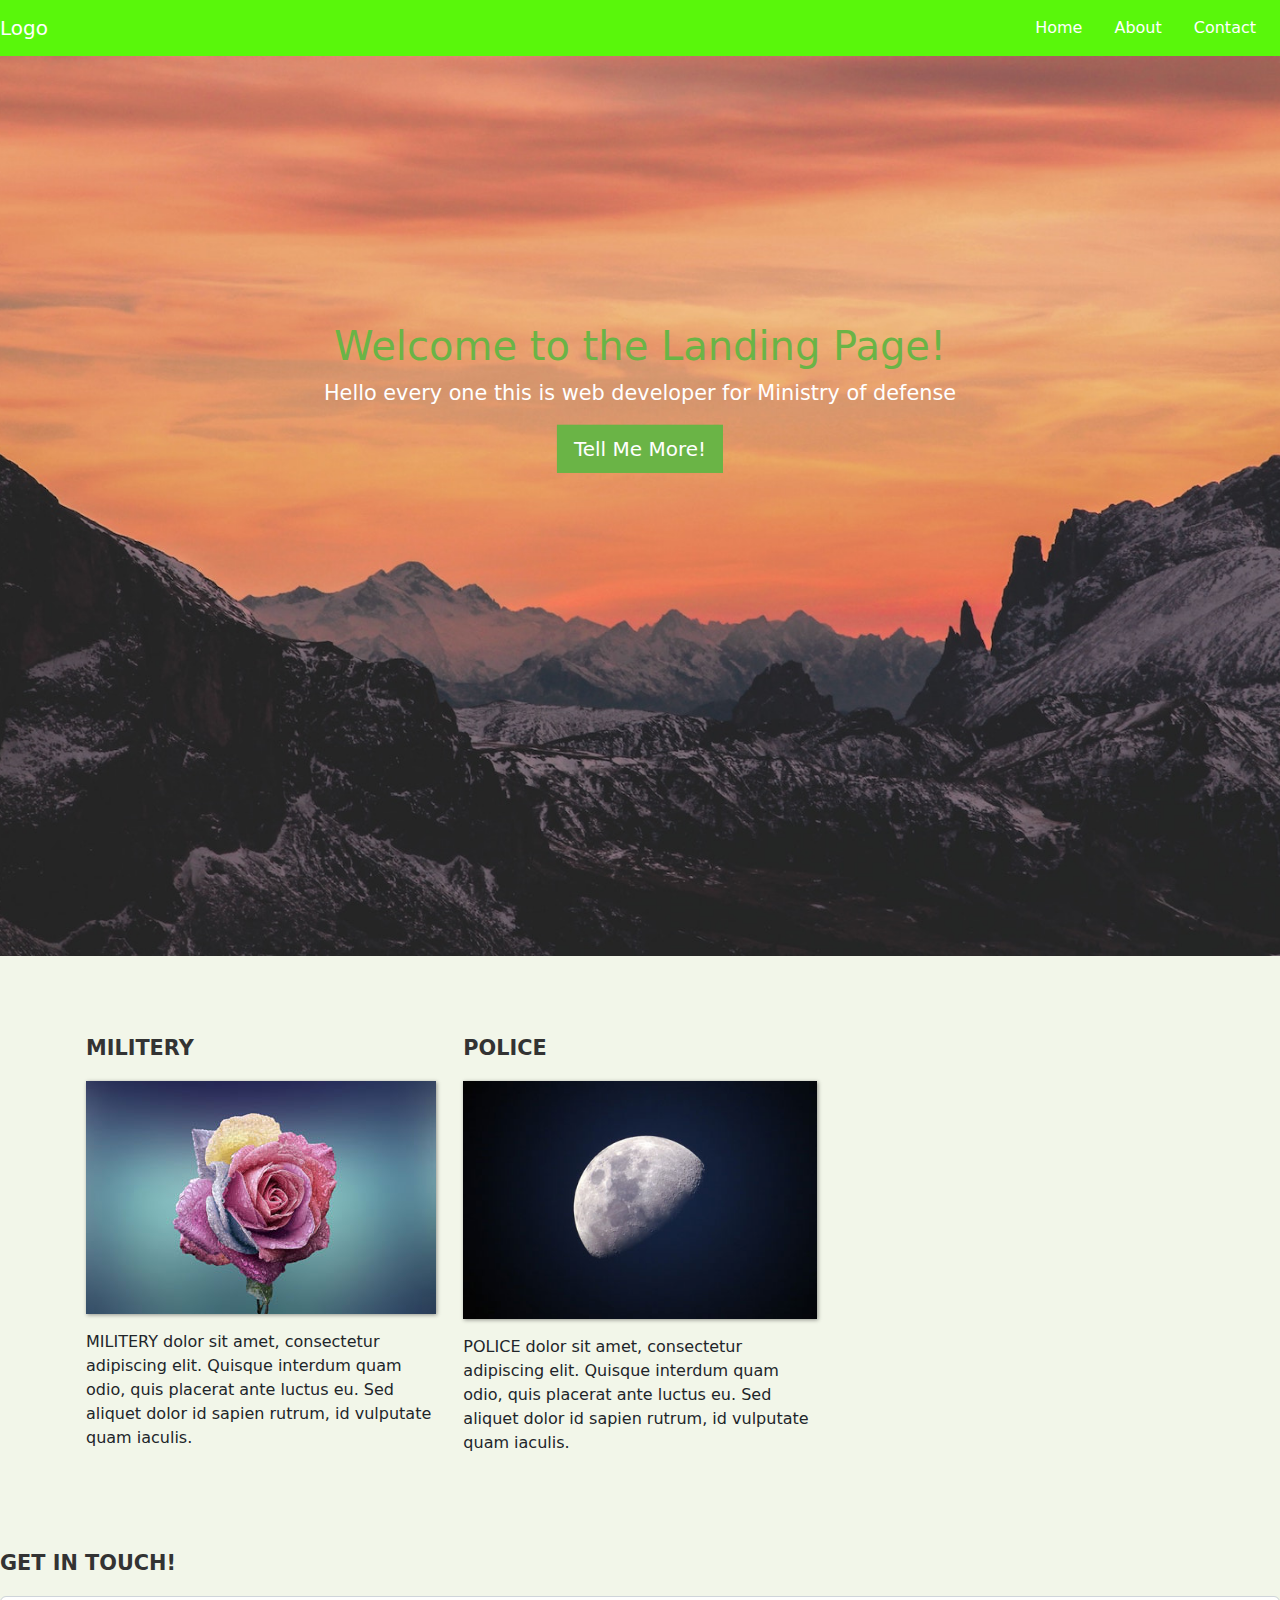
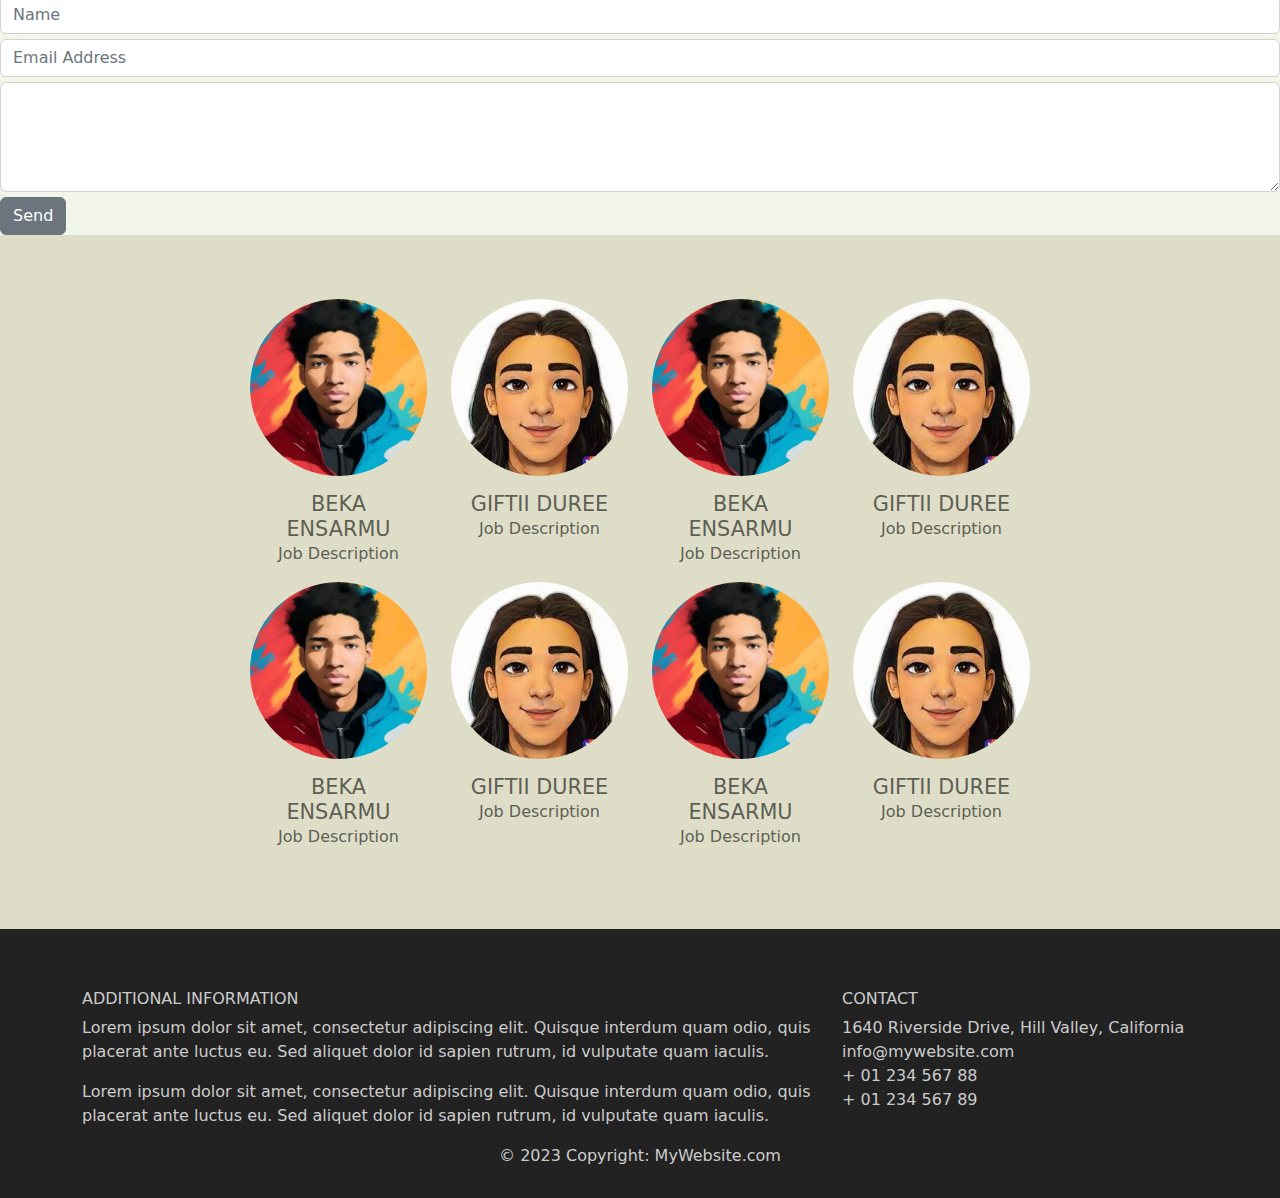
<file: portfolio.html>
<!DOCTYPE html>
<html>
<head>
    <title>Bootstrap</title>
    <meta charset="utf-8">
    <meta name="viewport" content="width=device-width, initial-scale=1">
    <link href="https://cdn.jsdelivr.net/npm/bootstrap@5.0.2/dist/css/bootstrap.min.css" rel="stylesheet" integrity="sha384-EVSTQN3/azprG1Anm3QDgpJLIm9Nao0Yz1ztcQTwFspd3yD65VohhpuuCOmLASjC" crossorigin="anonymous">

    <link rel="stylesheet" href="bootstrap/css/bootstrap.min.css">
    <link rel="stylesheet" type="text/css" href="css/styles.css">

</head>
 
<body>
    <nav class="navbar navbar-expand-md ">
        <a class="navbar-brand" href="#">Logo</a>
        <button class="navbar-toggler navbar-dark" type="button" data-toggle="collapse" data-target="#main-navigation">
            <span class="navbar-toggler-icon"></span>
        </button>
        <div class="collapse navbar-collapse" id="main-navigation">
            <ul class="navbar-nav">
                <li class="nav-item">
                    <a class="nav-link" href="#">Home</a>
                </li>
                <li class="nav-item">
                    <a class="nav-link" href="#">About</a>
                </li>
                <li class="nav-item">
                    <a class="nav-link" href="#">Contact</a>
                </li>
            </ul>
        </div>
    </nav>
    <div class="overlay"></div>
    <header class="page-header header container-fluid">
    </header>
    
    <div class="description">
        <h1>Welcome to the Landing Page!</h1>
        <p>Hello every one this is web developer for Ministry of defense</p>
        <a href="index.html">
            <button class="btn btn-outline-secondary btn-lg">Tell Me More!</button>
        </a>
        

    </div>
    <div class="container features">
        <div class="row">
            <div class="col-lg-4 col-md-4 col-sm-12">
                <h3 class="feature-title">MILITERY</h3>
                <img src="image/column-1.jpg" class="img-fluid">
                <p>MILITERY dolor sit amet, consectetur adipiscing elit. Quisque interdum quam odio, quis placerat ante luctus eu. Sed aliquet dolor id sapien rutrum, id vulputate quam iaculis.</p>
            </div>
            
            <div class="col-lg-4 col-md-4 col-sm-12">
                <h3 class="feature-title">POLICE</h3>
                <img src="image/column-2.jpg" class="img-fluid">
                <p>POLICE dolor sit amet, consectetur adipiscing elit. Quisque interdum quam odio, quis placerat ante luctus eu. Sed aliquet dolor id sapien rutrum, id vulputate quam iaculis.</p>
            </div>
            
            <div class="col-lg-4 col-md-4 col-sm-12">
            
            </div>
            
        </div>
        
    </div>
    
    <h3 class="feature-title">Get in Touch!</h3>
    <div class="form-group">
        <input type="text" class="form-control" placeholder="Name" name="">
    </div>
    <div class="form-group">
        <input type="email" class="form-control" placeholder="Email Address" name="email">
    </div>
    <div class="form-group">
        <textarea class="form-control" rows="4"></textarea>
    </div>
    <input type="submit" class="btn btn-secondary btn-block" value="Send" name="">
    
    <div class="background">
        <div class="container team">
            <div class="row">
                <div class="card col-lg-3 col-md-3 col-sm-4 text-center">
                    <img class="card-img-top rounded-circle" src="image/team-image-1.webp" alt="Card image">
                    <div class="card-body">
                        <h4 class="card-title">Beka Ensarmu</h4>
                        <p class="card-text">Job Description</p>
                    </div>
                </div>
                
                <div class="card col-lg-3 col-md-3 col-sm-4 text-center">
                    <img class="card-img-top rounded-circle" src="image/team-image-2.jpeg" alt="Card image">
                    <div class="card-body">
                        <h4 class="card-title">Giftii Duree</h4>
                        <p class="card-text">Job Description</p>
                    </div>
                </div>
                <div class="card col-lg-3 col-md-3 col-sm-4 text-center">
                    <img class="card-img-top rounded-circle" src="image/team-image-1.webp" alt="Card image">
                    <div class="card-body">
                        <h4 class="card-title">Beka Ensarmu</h4>
                        <p class="card-text">Job Description</p>
                    </div>
                </div>
                <div class="card col-lg-3 col-md-3 col-sm-4 text-center">
                    <img class="card-img-top rounded-circle" src="image/team-image-2.jpeg" alt="Card image">
                    <div class="card-body">
                        <h4 class="card-title">Giftii Duree</h4>
                        <p class="card-text">Job Description</p>
                    </div>
                </div>
                <div class="card col-lg-3 col-md-3 col-sm-4 text-center">
                    <img class="card-img-top rounded-circle" src="image/team-image-1.webp" alt="Card image">
                    <div class="card-body">
                        <h4 class="card-title">Beka Ensarmu</h4>
                        <p class="card-text">Job Description</p>
                    </div>
                </div>
                <div class="card col-lg-3 col-md-3 col-sm-4 text-center">
                    <img class="card-img-top rounded-circle" src="image/team-image-2.jpeg" alt="Card image">
                    <div class="card-body">
                        <h4 class="card-title">Giftii Duree</h4>
                        <p class="card-text">Job Description</p>
                    </div>
                </div>
                <div class="card col-lg-3 col-md-3 col-sm-4 text-center">
                    <img class="card-img-top rounded-circle" src="image/team-image-1.webp" alt="Card image">
                    <div class="card-body">
                        <h4 class="card-title">Beka Ensarmu</h4>
                        <p class="card-text">Job Description</p>
                    </div>
                </div>
                <div class="card col-lg-3 col-md-3 col-sm-4 text-center">
                    <img class="card-img-top rounded-circle" src="image/team-image-2.jpeg" alt="Card image">
                    <div class="card-body">
                        <h4 class="card-title">Giftii Duree</h4>
                        <p class="card-text">Job Description</p>
                    </div>
                </div>
                
            </div>
            
        </div>
    </div>
   
    <footer class="page-footer">
        <div class="container">
            <div class="row">
                <div class="col-lg-8 col-md-8 col-sm-12">
                    <h6 class="text-uppercase font-weight-bold">Additional Information</h6>
                    <p>Lorem ipsum dolor sit amet, consectetur adipiscing elit. Quisque interdum quam odio, quis placerat ante luctus eu. Sed aliquet dolor id sapien rutrum, id vulputate quam iaculis.</p>
                    <p>Lorem ipsum dolor sit amet, consectetur adipiscing elit. Quisque interdum quam odio, quis placerat ante luctus eu. Sed aliquet dolor id sapien rutrum, id vulputate quam iaculis.</p>
            </div>
            <div class="col-lg-4 col-md-4 col-sm-12">
                <h6 class="text-uppercase font-weight-bold">Contact</h6>
                <p>1640 Riverside Drive, Hill Valley, California
                <br/>info@mywebsite.com
                <br/>+ 01 234 567 88
                <br/>+ 01 234 567 89</p>
            </div>
        <div>
        <div class="footer-copyright text-center">© 2023 Copyright: MyWebsite.com</div>
    </footer>
    
    <script src="https://code.jquery.com/jquery-3.5.1.min.js" integrity="sha256-9/aliU8dGd2tb6OSsuzixeV4y/faTqgFtohetphbbj0=" crossorigin="anonymous"></script>
    <script src="https://cdn.jsdelivr.net/npm/bootstrap@5.0.2/dist/js/bootstrap.bundle.min.js" integrity="sha384-MrcW6ZMFYlzcLA8Nl+NtUVF0sA7MsXsP1UyJoMp4YLEuNSfAP+JcXn/tWtIaxVXM" crossorigin="anonymous"></script>

</body>
</html>
</file>
<file: css/styles.css>
body {
    padding: 0;
    margin: 0;
    background: #f2f6e9;
}
.navbar {
    background:#59f70b;
}
.collapse navbar-collapse{
    background:#59f70b;

}
.nav-link,
.navbar-brand {
    color: #fff;
    cursor: pointer;
}
.nav-link {
    margin-right: 1em !important;
}
.nav-link:hover {
    color: #b61919;
}
.navbar-collapse {
    justify-content: flex-end;
}
html, body {
    height: 100%;
    margin: 0;
}
.header {
    background-image: url('../image/header-background.jpg');
    background-size: cover;
    background-position: center;
    position: relative;
    height: 100%;

}
/*.overlay {
    position: absolute;
    min-height: 100%;
    min-width: 100%;
    left: 0;
    top: 0;
    background: rgba(0, 0, 0, 0.6);
}*/
.description {
	left: 50%;
	position: absolute;
	top: 45%;
	transform: translate(-50%, -55%);
	text-align: center;
}
.description h1 {
	color: #6ab446;
}
.description p {
	color: #fff;
	font-size: 1.3rem;
	line-height: 1.5;
}
.description button {
    border:1px solid #6ab446;
    background:#6ab446;
    border-radius: 0;
    color:#fff;
}
.description button:hover {
	border:1px solid #fff;
    background:#fff;
    color:#000;
}
.features {
	margin: 4em auto;
	padding: 1em;
	position: relative;
}
.feature-title {
	color: #333;
	font-size: 1.3rem;
	font-weight: 700;
	margin-bottom: 20px;
	text-transform: uppercase;
}
.features img {
	-webkit-box-shadow: 1px 1px 4px rgba(0, 0, 0, 0.4);
	-moz-box-shadow: 1px 1px 4px rgba(0, 0, 0, 0.4);
	box-shadow: 1px 1px 4px rgba(0, 0, 0, 0.4);
	margin-bottom: 16px;
}
.features {
	margin: 4em auto;
	padding: 1em;
	position: relative;
}
.feature-title {
	color: #333;
	font-size: 1.3rem;
	font-weight: 700;
	margin-bottom: 20px;
	text-transform: uppercase;
}
.features img {
	-webkit-box-shadow: 1px 1px 4px rgba(0, 0, 0, 0.4);
	-moz-box-shadow: 1px 1px 4px rgba(0, 0, 0, 0.4);
	box-shadow: 1px 1px 4px rgba(0, 0, 0, 0.4);
	margin-bottom: 16px;
}
.features .form-control,
.features input {
	border-radius: 0;
}
.features .btn {
    background-color: #589b37;
    border: 1px solid #589b37;
    color: #fff;
    margin-top: 20px;
}
.features .btn:hover {
    background-color: #333;
    border: 1px solid #333;
}
.form-group {
    margin-bottom: 5px;;
}
.background {
	background: #dedec8;
	padding: 4em 0;
}
.team {
	color: #5e5e55;
	padding: 0 180px;
}
.team .card-columns {
	-webkit-column-count: 4;
	-moz-column-count: 4;
	column-count: 4;
}
.team .card {
	background:none;
	border: none;
}
.team .card-title {
	font-size: 1.3rem;
	margin-bottom: 0;
	text-transform: uppercase;
}
.page-footer {
    background-color: #222;
    color: #ccc;
    padding: 60px 0 30px;
}
@media (max-width: 991.98px) {

    .team {
        padding: 0 15px;
    }
    
}
@media (max-width: 575.98px) {

    .description {
        left: 0;
        padding: 0 15px;
        position: absolute;
        top: 10%;
        transform: none;
        text-align: center;
    }
    .description h1 {
        font-size: 2em;
    }
    .description p {
        font-size: 1.2em;
    }
    .features {
        margin: 0;
    }
    .team {
        max-width: 60%;
    }
    
}
</file>
